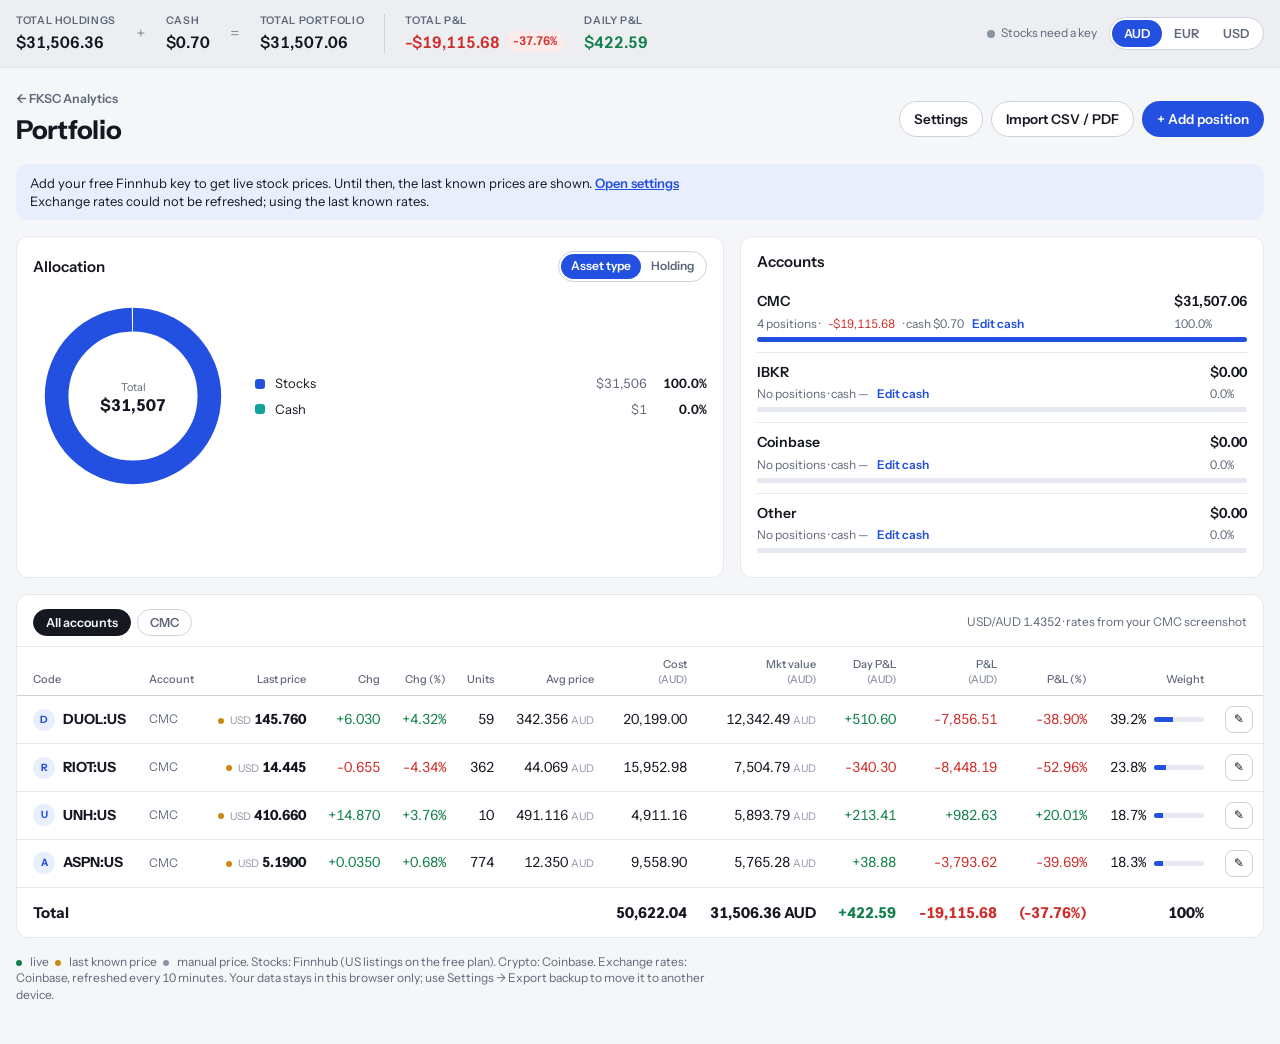
<file: portfolio/index.html>
<!doctype html>
<html lang="en">
<head>
<meta charset="utf-8">
<meta name="viewport" content="width=device-width,initial-scale=1,viewport-fit=cover">
<title>Portfolio</title>
<meta name="robots" content="noindex">
<link rel="preconnect" href="https://fonts.googleapis.com">
<link rel="preconnect" href="https://fonts.gstatic.com" crossorigin>
<link rel="stylesheet" href="https://fonts.googleapis.com/css2?family=Instrument+Sans:wght@400;500;600;700&display=swap">
<link rel="stylesheet" href="styles.css?v=3">
</head>
<body>

<header class="band">
  <div class="wrap band-in">
    <div class="kpis">
      <div class="kpi"><span class="lbl">Total holdings</span><span class="val" id="k-hold">—</span></div>
      <span class="op">+</span>
      <div class="kpi"><span class="lbl">Cash</span><span class="val" id="k-cash">—</span></div>
      <span class="op">=</span>
      <div class="kpi"><span class="lbl">Total portfolio</span><span class="val" id="k-total">—</span></div>
      <span class="vsep"></span>
      <div class="kpi"><span class="lbl">Total P&amp;L</span><span class="val" id="k-pl">—</span></div>
      <div class="kpi"><span class="lbl">Daily P&amp;L</span><span class="val" id="k-day">—</span></div>
    </div>
    <div class="band-right">
      <span class="live" id="live" title="Price feed status"><i></i><span>Connecting…</span></span>
      <div class="seg" id="cur-seg" role="group" aria-label="Display currency">
        <button data-cur="AUD">AUD</button><button data-cur="EUR">EUR</button><button data-cur="USD">USD</button>
      </div>
    </div>
  </div>
</header>

<main class="wrap main">
  <div class="head">
    <div class="titles"><a class="back" href="../">← FKSC Analytics</a><h1>Portfolio</h1></div>
    <div class="tools">
      <button class="btn ghost" id="btn-settings">Settings</button>
      <button class="btn ghost" id="btn-import">Import CSV / PDF</button>
      <button class="btn" id="btn-add">+ Add position</button>
    </div>
  </div>

  <div class="notice" id="notice" hidden></div>

  <section class="charts">
    <div class="panel donut-card">
      <div class="panel-head">
        <h2>Allocation</h2>
        <div class="seg small" id="donut-seg" role="group" aria-label="Group chart by">
          <button data-donut="type">Asset type</button><button data-donut="holding">Holding</button>
        </div>
      </div>
      <div class="donut-body">
        <svg id="donut" viewBox="0 0 220 220" role="img" aria-label="Allocation chart"></svg>
        <ul class="legend" id="legend"></ul>
      </div>
    </div>
    <div class="panel brokers-card">
      <div class="panel-head"><h2>Accounts</h2></div>
      <ul class="brokers" id="brokers"></ul>
    </div>
  </section>

  <section class="panel">
    <div class="panel-head">
      <div class="chips" id="chips" role="group" aria-label="Filter by account"></div>
      <span class="meta" id="fx-meta"></span>
    </div>
    <div class="scroll">
      <table class="tbl">
        <thead><tr>
          <th>Code</th><th>Account</th><th>Last price</th><th>Chg</th><th>Chg (%)</th><th>Units</th>
          <th>Avg price</th><th>Cost<small class="dc"></small></th><th>Mkt value<small class="dc"></small></th>
          <th>Day P&amp;L<small class="dc"></small></th><th>P&amp;L<small class="dc"></small></th><th>P&amp;L (%)</th><th>Weight</th><th></th>
        </tr></thead>
        <tbody id="rows"></tbody>
        <tfoot id="foot"></tfoot>
      </table>
    </div>
    <div class="cards" id="cards"></div>
    <div class="empty" id="empty" hidden>
      <strong>No positions yet</strong>
      <span>Import a CSV or Coinbase PDF report, or add a position by hand.</span>
      <div class="tools"><button class="btn ghost" data-act="import">Import CSV / PDF</button><button class="btn" data-act="add">+ Add position</button></div>
    </div>
  </section>

  <p class="foot-note">
    <span class="dot live-dot"></span> live &nbsp; <span class="dot stored-dot"></span> last known price &nbsp; <span class="dot manual-dot"></span> manual price.
    Stocks: Finnhub (US listings on the free plan). Crypto: Coinbase. Exchange rates: Coinbase, refreshed every 10 minutes.
    Your data stays in this browser only; use Settings → Export backup to move it to another device.
  </p>
</main>

<!-- Modals -->
<div class="ov" id="ov" hidden>

  <form class="sheet" id="m-pos" hidden novalidate>
    <h2 id="pos-title">Position</h2>
    <div class="fields">
      <label>Code<input id="p-code" autocomplete="off" placeholder="DUOL:US, BTC, BHP.AX"></label>
      <label>Account<select id="p-broker"></select></label>
      <label>Asset type<select id="p-type"></select></label>
      <label>Units<input id="p-units" inputmode="decimal"></label>
      <label>Avg price (per unit)<input id="p-avg" inputmode="decimal" placeholder="e.g. 119315"></label>
      <label>or Total cost<input id="p-total" inputmode="decimal" placeholder="e.g. 20859.43"><span class="hint">Fill one of the two</span></label>
      <p class="hint full" id="p-read" aria-live="polite"></p>
      <label>Avg price currency<select id="p-costcur"></select></label>
      <label>Quote currency<select id="p-quotecur"></select><span class="hint">Currency the price trades in</span></label>
      <label>Manual price<input id="p-mprice" inputmode="decimal"><span class="hint">Used only when no live price</span></label>
      <label class="full">Name (optional)<input id="p-name" autocomplete="off"></label>
    </div>
    <div class="err" id="p-err" hidden></div>
    <div class="row">
      <button type="button" class="btn ghost left" id="p-del" hidden>Delete</button>
      <button type="button" class="btn ghost" data-close>Cancel</button>
      <button type="submit" class="btn">Save</button>
    </div>
  </form>

  <form class="sheet wide" id="m-import" hidden novalidate>
    <h2>Import CSV or PDF</h2>
    <div class="fields">
      <label>Account<select id="i-broker"></select></label>
      <label>File<input type="file" id="i-file" accept=".csv,text/csv,.pdf,application/pdf"></label>
    </div>
    <p class="hint" id="i-help"></p>
    <div id="i-map" class="fields" hidden></div>
    <div id="i-preview" class="preview" hidden></div>
    <label class="check" id="i-replace-wrap" hidden><input type="checkbox" id="i-replace" checked> Replace current positions in this account</label>
    <div class="err" id="i-err" hidden></div>
    <div class="row">
      <button type="button" class="btn ghost" data-close>Cancel</button>
      <button type="submit" class="btn" id="i-go" disabled>Import</button>
    </div>
  </form>

  <form class="sheet" id="m-cash" hidden novalidate>
    <h2 id="cash-title">Cash</h2>
    <div class="fields">
      <label>Amount<input id="c-amt" inputmode="decimal"></label>
      <label>Currency<select id="c-cur"></select></label>
    </div>
    <div class="err" id="c-err" hidden></div>
    <div class="row"><button type="button" class="btn ghost" data-close>Cancel</button><button type="submit" class="btn">Save</button></div>
  </form>

  <form class="sheet" id="m-settings" hidden novalidate>
    <h2>Settings</h2>
    <label>Finnhub API key
      <input id="s-key" autocomplete="off" spellcheck="false" placeholder="Paste your free key">
      <span class="hint">Free at finnhub.io → Get free API key. Stored only in this browser.</span>
    </label>
    <div class="settings-block">
      <strong>Backup</strong>
      <span class="hint">Move your positions to another browser or phone.</span>
      <div class="tools">
        <button type="button" class="btn ghost" id="s-export">Export backup</button>
        <label class="btn ghost filebtn">Restore backup<input type="file" id="s-import" accept=".json,application/json"></label>
      </div>
    </div>
    <div class="settings-block">
      <strong>Reset</strong>
      <span class="hint">Removes every position and cash balance from this browser.</span>
      <div class="tools"><button type="button" class="btn ghost" id="s-reset">Clear all data</button></div>
    </div>
    <div class="err" id="s-err" hidden></div>
    <div class="row"><button type="button" class="btn ghost" data-close>Close</button><button type="submit" class="btn">Save</button></div>
  </form>

</div>

<script src="csv.js?v=3"></script>
<script src="app.js?v=3"></script>
</body>
</html>
</file>
<file: portfolio/styles.css>
/* Layout: broker-style summary band, allocation row (donut + accounts), then one dense holdings ledger; ledger becomes cards on phones */
:root{
  --bg:#f5f6f8; --surface:#ffffff; --band:#eceef2; --fg:#151821; --muted:#5f6878; --faint:#8a93a3;
  --line:#e5e8ee; --line-strong:#cdd3dd; --accent:#2350e0; --accent-soft:#e8eefc; --accent-fg:#ffffff;
  --up:#12804a; --down:#cf2f2b; --up-soft:#e6f5ec; --down-soft:#fcebea; --warn:#c98a12; --overlay:rgba(18,22,32,.38);
  --c1:#2350e0; --c2:#12a39a; --c3:#e0902a; --c4:#8a4fd6; --c5:#d44f7a; --c6:#4f8fd6; --c7:#7aa63b; --c8:#a8714a; --c9:#9aa3b2;
  --font-ui:"Instrument Sans", system-ui, -apple-system, "Segoe UI", Roboto, sans-serif;
  --r:12px;
  color-scheme:light;
}
@media (prefers-color-scheme: dark){:root:not([data-theme="light"]){
  --bg:#0f1218; --surface:#171b23; --band:#1c212b; --fg:#e8ebf1; --muted:#a2abba; --faint:#7a8495;
  --line:#272d38; --line-strong:#353c4a; --accent:#7d9bff; --accent-soft:#1f2a47; --accent-fg:#0f1218;
  --up:#4cc98a; --down:#ff7a72; --up-soft:#173327; --down-soft:#3a1f1f; --warn:#e8b04a; --overlay:rgba(0,0,0,.6);
  --c1:#7d9bff; --c2:#3fd0c4; --c3:#f2aa4c; --c4:#b18cf0; --c5:#f07aa0; --c6:#6fb0f5; --c7:#9cc95c; --c8:#cf9a72; --c9:#6b7385;
  color-scheme:dark}}
:root[data-theme="dark"]{
  --bg:#0f1218; --surface:#171b23; --band:#1c212b; --fg:#e8ebf1; --muted:#a2abba; --faint:#7a8495;
  --line:#272d38; --line-strong:#353c4a; --accent:#7d9bff; --accent-soft:#1f2a47; --accent-fg:#0f1218;
  --up:#4cc98a; --down:#ff7a72; --up-soft:#173327; --down-soft:#3a1f1f; --warn:#e8b04a; --overlay:rgba(0,0,0,.6);
  --c1:#7d9bff; --c2:#3fd0c4; --c3:#f2aa4c; --c4:#b18cf0; --c5:#f07aa0; --c6:#6fb0f5; --c7:#9cc95c; --c8:#cf9a72; --c9:#6b7385;
  color-scheme:dark}

*{box-sizing:border-box}
html,body{margin:0}
body{background:var(--bg);color:var(--fg);font-family:var(--font-ui);font-size:14px;line-height:1.4;font-variant-numeric:tabular-nums;
  padding-top:env(safe-area-inset-top,0px);padding-bottom:env(safe-area-inset-bottom,0px)}
.wrap{max-width:1320px;margin:0 auto;padding-left:max(16px,env(safe-area-inset-left,0px));padding-right:max(16px,env(safe-area-inset-right,0px))}
button{font:inherit;color:inherit;cursor:pointer}
button:focus-visible,input:focus-visible,select:focus-visible,.filebtn:focus-within{outline:2px solid var(--accent);outline-offset:2px}
h1,h2{text-wrap:balance}

/* summary band */
.band{background:var(--band);border-bottom:1px solid var(--line)}
.band-in{display:flex;flex-wrap:wrap;align-items:center;justify-content:space-between;gap:12px 24px;padding-block:14px}
.kpis{display:flex;flex-wrap:wrap;align-items:center;gap:10px 20px;min-width:0}
.kpi{display:flex;flex-direction:column;gap:2px;min-width:0}
.kpi .lbl{font-size:10.5px;font-weight:600;letter-spacing:.06em;text-transform:uppercase;color:var(--muted)}
.kpi .val{font-size:16px;font-weight:600;white-space:nowrap;display:flex;align-items:center;gap:6px}
.op{color:var(--faint);font-size:16px}
.vsep{width:1px;align-self:stretch;background:var(--line-strong)}
.band-right{display:flex;align-items:center;gap:12px}
.live{display:inline-flex;align-items:center;gap:6px;font-size:12px;color:var(--muted)}
.live i{width:8px;height:8px;border-radius:50%;background:var(--faint)}
.live.on i{background:var(--up);box-shadow:0 0 0 3px var(--up-soft)}
.live.part i{background:var(--warn)}
.up{color:var(--up)} .down{color:var(--down)}
.pill{font-size:12px;font-weight:600;padding:2px 7px;border-radius:999px}
.pill.up{background:var(--up-soft)} .pill.down{background:var(--down-soft)}

.seg{display:inline-flex;background:var(--surface);border:1px solid var(--line-strong);border-radius:999px;padding:2px}
.seg button{border:0;background:none;padding:5px 12px;border-radius:999px;font-weight:600;font-size:12.5px;color:var(--muted)}
.seg button[aria-pressed="true"]{background:var(--accent);color:var(--accent-fg)}
.seg.small button{padding:4px 10px;font-size:12px}

/* main */
.main{padding-block:22px 40px;display:flex;flex-direction:column;gap:16px}
.head{display:flex;flex-wrap:wrap;align-items:center;justify-content:space-between;gap:10px}
h1{font-size:26px;font-weight:700;letter-spacing:-.01em;margin:0}
h2{font-size:15px;font-weight:600;margin:0}
.tools{display:flex;flex-wrap:wrap;gap:8px}
.btn{border:1px solid transparent;background:var(--accent);color:var(--accent-fg);font-weight:600;padding:8px 14px;border-radius:999px;font-size:13.5px;display:inline-flex;align-items:center;gap:6px}
.btn:hover{filter:brightness(1.08)}
.btn:disabled{opacity:.45;cursor:not-allowed;filter:none}
.btn.ghost{background:var(--surface);color:var(--fg);border-color:var(--line-strong)}
.btn.danger{background:var(--down);color:#fff}
.notice{font-size:13px;padding:10px 14px;border-radius:var(--r);background:var(--accent-soft);color:var(--fg)}
.notice button{border:0;background:none;color:var(--accent);font-weight:600;padding:0;text-decoration:underline}

.panel{background:var(--surface);border:1px solid var(--line);border-radius:var(--r);min-width:0}
.panel-head{display:flex;flex-wrap:wrap;align-items:center;justify-content:space-between;gap:10px;padding:14px 16px 10px}
.meta{font-size:12px;color:var(--muted)}

/* charts row */
.charts{display:grid;grid-template-columns:minmax(0,1.35fr) minmax(0,1fr);gap:16px}
.donut-body{display:flex;align-items:center;gap:22px;padding:4px 16px 18px;flex-wrap:wrap}
#donut{width:200px;max-width:100%;height:auto;flex:none}
#donut text{fill:var(--fg);font-family:var(--font-ui)}
#donut .sub{fill:var(--muted)}
.legend{list-style:none;margin:0;padding:0;display:flex;flex-direction:column;gap:7px;flex:1;min-width:180px}
.legend li{display:grid;grid-template-columns:12px minmax(0,1fr) auto auto;align-items:center;gap:8px;font-size:13px}
.legend li span:nth-child(2){overflow:hidden;text-overflow:ellipsis;white-space:nowrap}
.legend .sw{width:10px;height:10px;border-radius:3px}
.legend .amt{color:var(--muted)}
.legend .pct{font-weight:600;min-width:52px;text-align:right}
.brokers{list-style:none;margin:0;padding:0 16px 14px;display:flex;flex-direction:column}
.brokers li{display:grid;grid-template-columns:minmax(0,1fr) auto;gap:4px 12px;padding:10px 0;border-top:1px solid var(--line)}
.brokers li:first-child{border-top:0}
.brokers .bn{font-weight:600}
.brokers .bv{text-align:right;font-weight:600}
.brokers .bs{font-size:12px;color:var(--muted);display:flex;gap:8px;align-items:center;flex-wrap:wrap}
.brokers .bar{grid-column:1/-1;height:5px;background:var(--line);border-radius:3px;overflow:hidden}
.brokers .bar b{display:block;height:100%;background:var(--accent)}
.link{border:0;background:none;color:var(--accent);padding:0;font-size:12px;font-weight:600}

/* table */
.chips{display:flex;flex-wrap:wrap;gap:6px}
.chips button{border:1px solid var(--line-strong);background:var(--surface);border-radius:999px;padding:4px 12px;font-size:12.5px;font-weight:600;color:var(--muted)}
.chips button[aria-pressed="true"]{background:var(--fg);border-color:var(--fg);color:var(--bg)}
.scroll{overflow-x:auto}
.tbl{width:100%;border-collapse:collapse;min-width:1180px}
.tbl th{font-size:11px;font-weight:500;color:var(--muted);text-align:right;padding:10px 10px 8px;border-bottom:1px solid var(--line-strong);border-top:1px solid var(--line);white-space:nowrap;vertical-align:bottom}
.tbl th small{display:block;font-size:10.5px;color:var(--faint)}
.tbl th:first-child,.tbl td:first-child{text-align:left;padding-left:16px}
.tbl th:nth-child(2),.tbl td:nth-child(2){text-align:left}
.tbl td{padding:10px;text-align:right;border-bottom:1px solid var(--line);white-space:nowrap}
.tbl tbody tr:hover td{background:var(--bg)}
.tbl tfoot td{font-weight:700;font-size:15px;border-bottom:0;padding-block:14px}
.code{font-weight:700;display:inline-flex;align-items:center;gap:8px}
.badge{width:22px;height:22px;border-radius:50%;display:grid;place-items:center;font-size:10px;font-weight:700;color:var(--accent);background:var(--accent-soft);flex:none}
.badge.crypto{color:var(--c3);background:color-mix(in srgb,var(--c3) 16%,transparent)}
.badge.etf{color:var(--c2);background:color-mix(in srgb,var(--c2) 16%,transparent)}
.acct{font-size:12px;color:var(--muted)}
.cur{font-size:10.5px;color:var(--faint);margin-right:3px}
.unit{font-size:10.5px;color:var(--faint);margin-left:3px}
.dot{display:inline-block;width:6px;height:6px;border-radius:50%;margin-right:6px;vertical-align:middle;background:var(--faint)}
.live-dot{background:var(--up)} .stored-dot{background:var(--warn)} .manual-dot{background:var(--faint)}
.wbar{display:inline-flex;align-items:center;justify-content:flex-end;gap:8px}
.wbar i{display:block;height:5px;width:50px;background:var(--line);border-radius:3px;overflow:hidden}
.wbar i b{display:block;height:100%;background:var(--accent)}
.icon{border:1px solid var(--line-strong);background:var(--surface);border-radius:8px;padding:4px 8px;font-size:12px}
.icon:hover{border-color:var(--accent);color:var(--accent)}
.flash-up{animation:fu .9s ease-out} .flash-down{animation:fd .9s ease-out}
@keyframes fu{from{background:var(--up-soft)}to{background:transparent}}
@keyframes fd{from{background:var(--down-soft)}to{background:transparent}}

/* cards (phone) */
.cards{display:none;flex-direction:column;border-top:1px solid var(--line)}
.card{padding:14px 16px;border-bottom:1px solid var(--line);display:grid;grid-template-columns:minmax(0,1fr) auto;gap:6px 12px}
.card .r{text-align:right}
.card .big{font-size:16px;font-weight:600}
.card .sub{font-size:12px;color:var(--muted)}
.card .grid{grid-column:1/-1;display:grid;grid-template-columns:repeat(3,minmax(0,1fr));gap:8px;padding-top:8px;border-top:1px dashed var(--line)}
.card .grid div{display:flex;flex-direction:column;gap:1px;min-width:0}
.card .grid span:first-child{font-size:10.5px;color:var(--faint);text-transform:uppercase;letter-spacing:.05em}
.card .acts{grid-column:1/-1}
.cardtotal{padding:14px 16px;display:flex;justify-content:space-between;font-weight:700}
.empty{padding:40px 20px;text-align:center;color:var(--muted);display:flex;flex-direction:column;gap:12px;align-items:center}
.foot-note{font-size:12px;color:var(--muted);max-width:90ch;margin:0}

/* modals */
.ov{position:fixed;inset:0;background:var(--overlay);display:grid;place-items:center;z-index:10;
  padding:max(16px,env(safe-area-inset-top,0px)) max(16px,env(safe-area-inset-right,0px)) max(16px,env(safe-area-inset-bottom,0px)) max(16px,env(safe-area-inset-left,0px))}
.ov[hidden],[hidden]{display:none!important}
.sheet{background:var(--surface);border:1px solid var(--line);border-radius:14px;width:100%;max-width:480px;padding:20px;display:flex;flex-direction:column;gap:14px;max-height:100%;overflow:auto}
.sheet.wide{max-width:760px}
.fields{display:grid;grid-template-columns:1fr 1fr;gap:12px}
.fields .full{grid-column:1/-1}
label{display:flex;flex-direction:column;gap:5px;font-size:12px;color:var(--muted);font-weight:500}
label.check{flex-direction:row;align-items:center;gap:8px;font-size:13px;color:var(--fg)}
input,select{font:inherit;font-size:15px;color:var(--fg);background:var(--bg);border:1px solid var(--line-strong);border-radius:8px;padding:8px 10px;width:100%;min-width:0}
input[type=checkbox]{width:auto}
input[type=file]{font-size:13px;padding:6px}
.filebtn{flex-direction:row;cursor:pointer;color:var(--fg);font-size:13.5px;font-weight:600}
.filebtn input{position:absolute;width:1px;height:1px;opacity:0}
.hint{font-size:11.5px;color:var(--faint);font-weight:400;margin:0}
.row{display:flex;gap:8px;justify-content:flex-end;flex-wrap:wrap}
.row .left{margin-right:auto}
.err{color:var(--down);font-size:12.5px}
.settings-block{display:flex;flex-direction:column;gap:6px;padding-top:12px;border-top:1px solid var(--line)}
.preview{overflow:auto;max-height:260px;border:1px solid var(--line);border-radius:8px}
.preview table{border-collapse:collapse;width:100%;font-size:12.5px}
.preview th,.preview td{padding:6px 8px;border-bottom:1px solid var(--line);text-align:right;white-space:nowrap}
.preview th:first-child,.preview td:first-child{text-align:left}
.preview th{color:var(--muted);font-weight:500;position:sticky;top:0;background:var(--surface)}

@media (max-width:900px){.charts{grid-template-columns:minmax(0,1fr)}}
@media (max-width:760px){
  .scroll{display:none} .cards{display:flex}
  .vsep{display:none}
  .kpi .val{font-size:15px}
  .fields{grid-template-columns:1fr}
  .donut-body{justify-content:center}
}
@media (prefers-reduced-motion:reduce){.flash-up,.flash-down{animation:none}}

.titles{display:flex;flex-direction:column;gap:4px}
.back{font-size:12.5px;font-weight:600;color:var(--muted);text-decoration:none}
.back:hover{color:var(--accent)}
</file>
